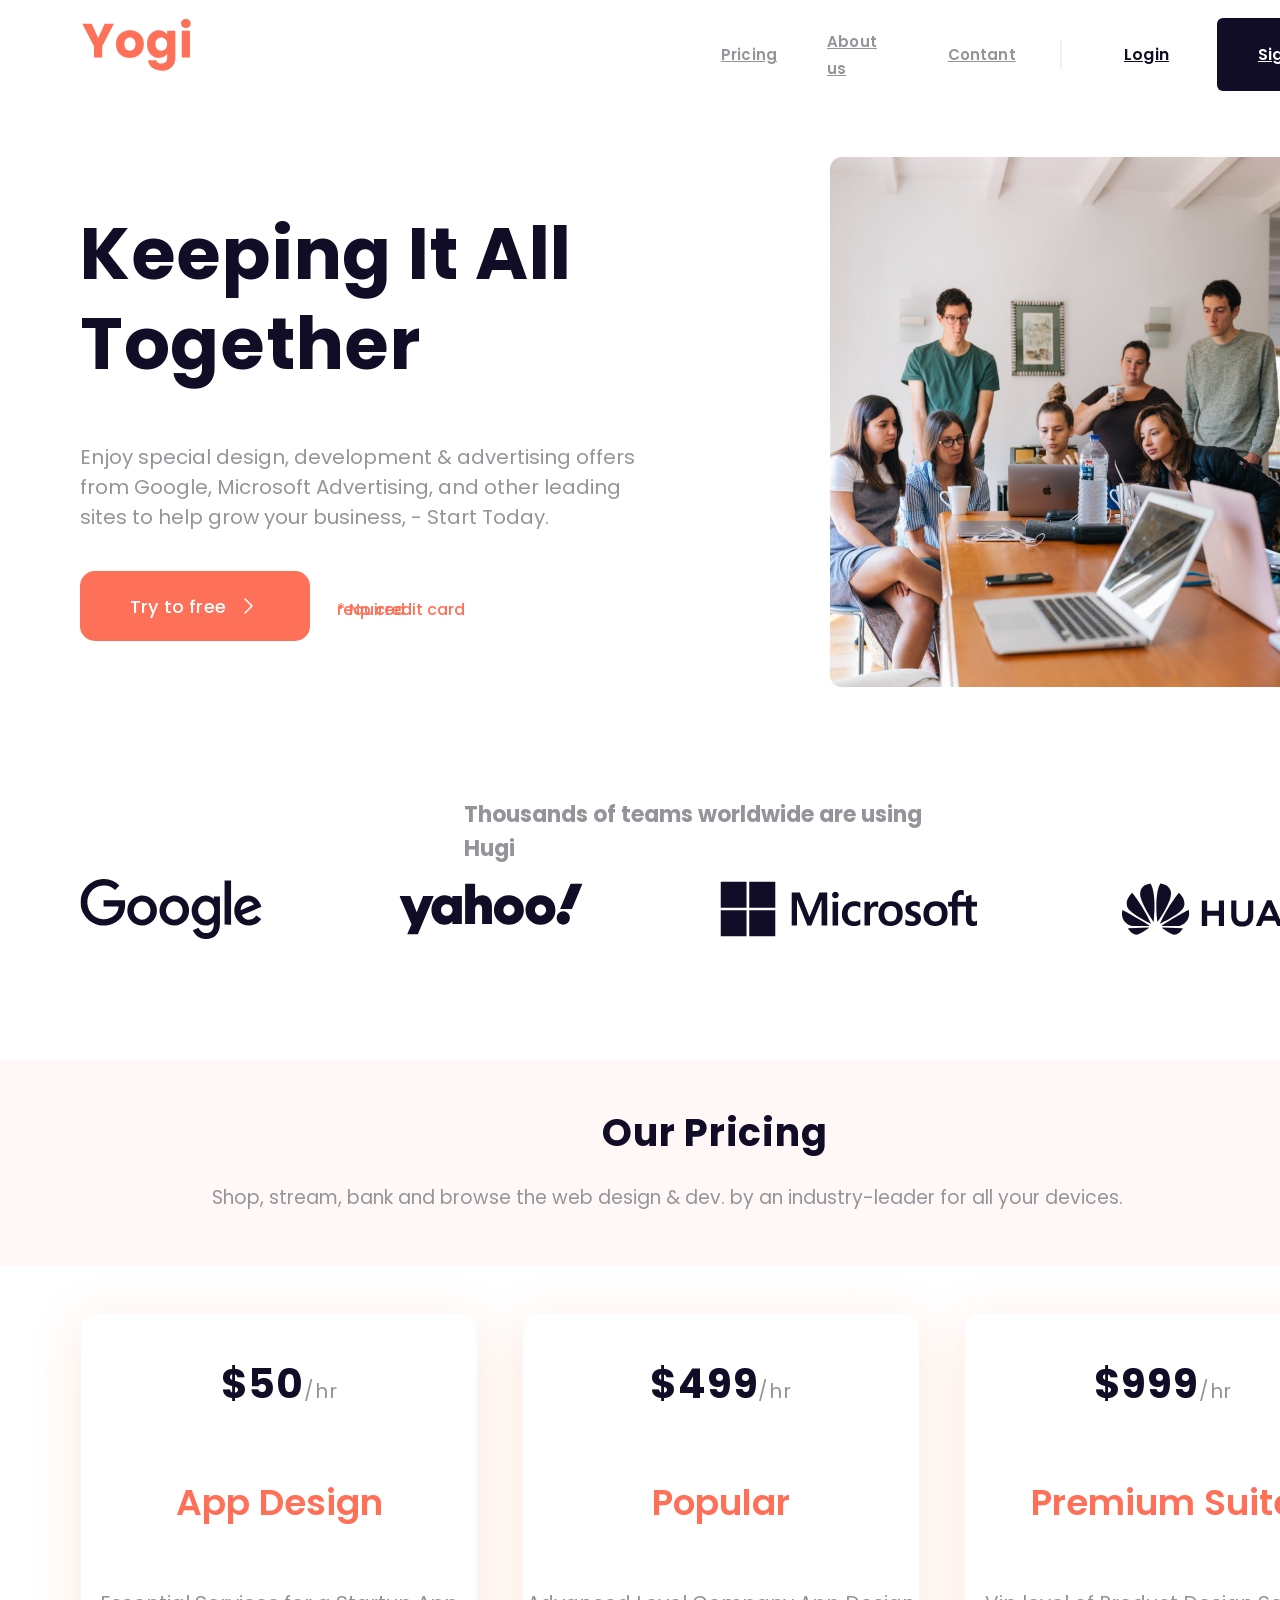
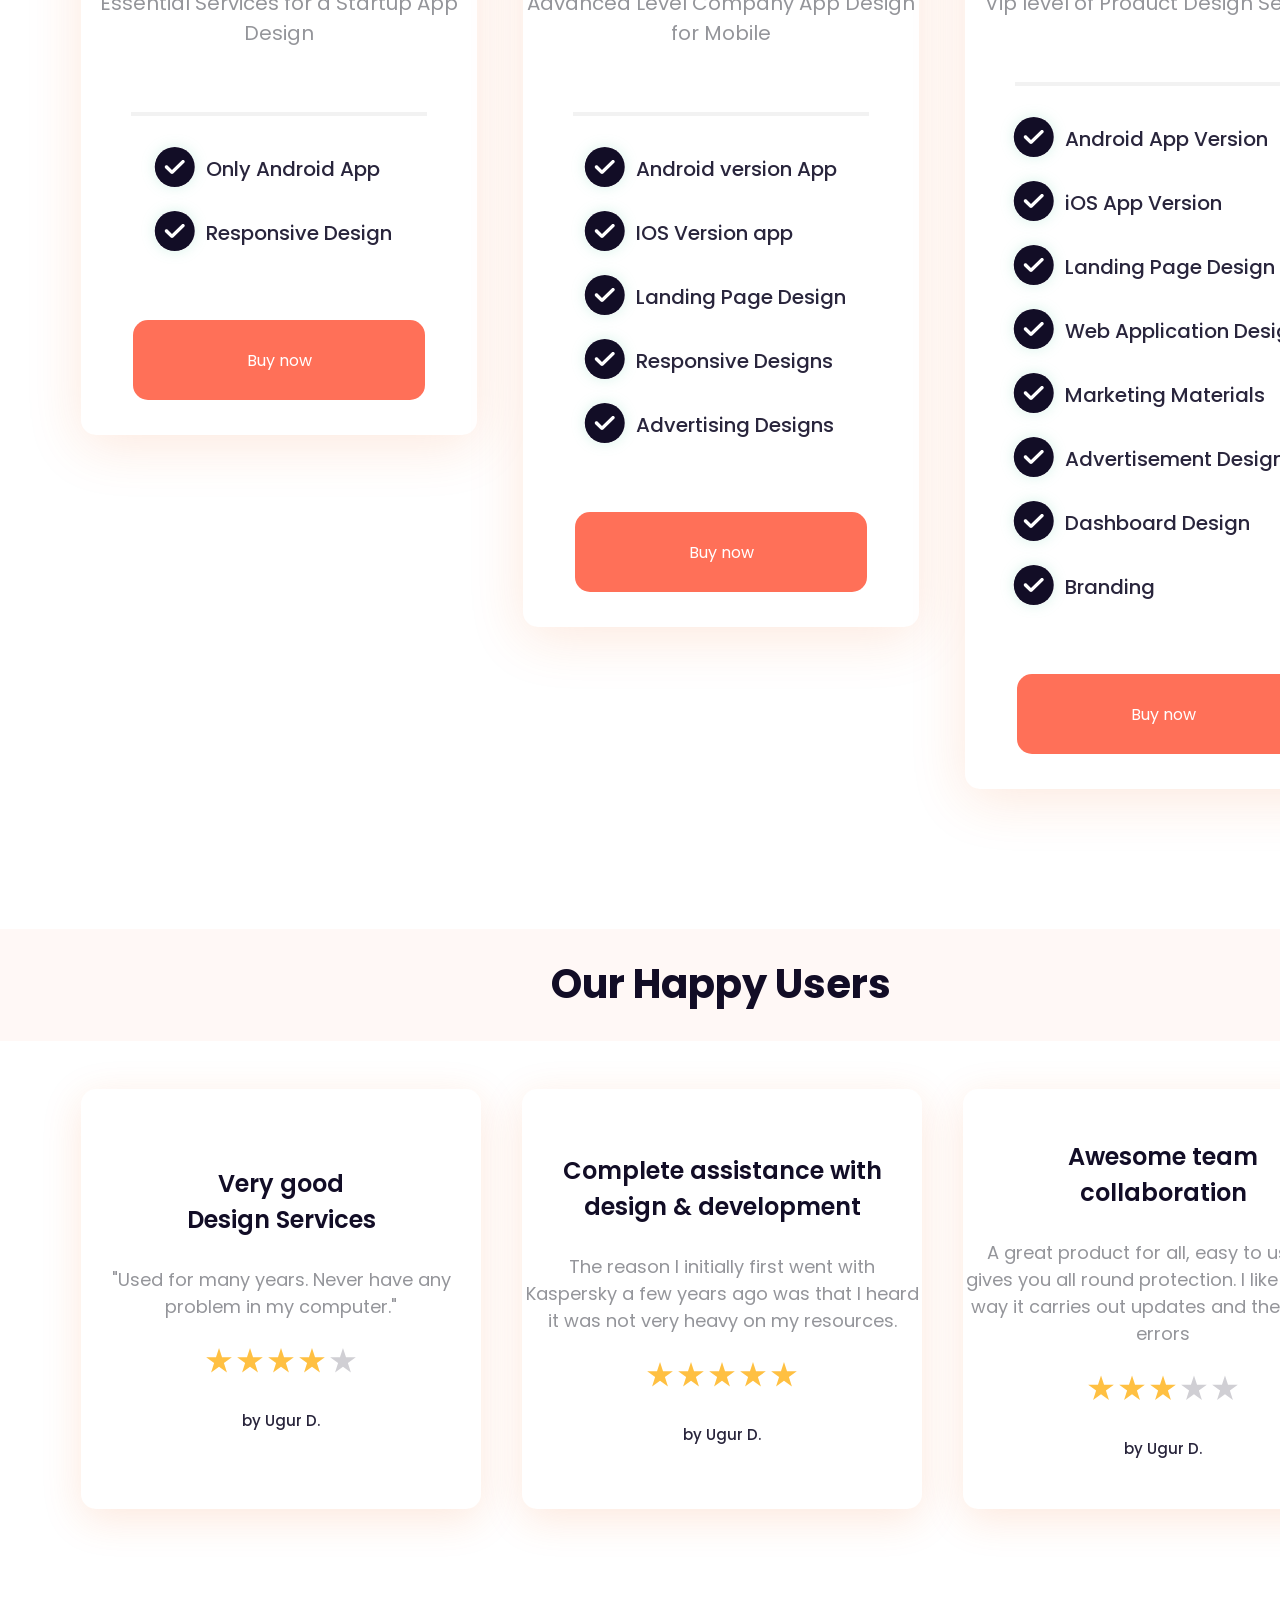
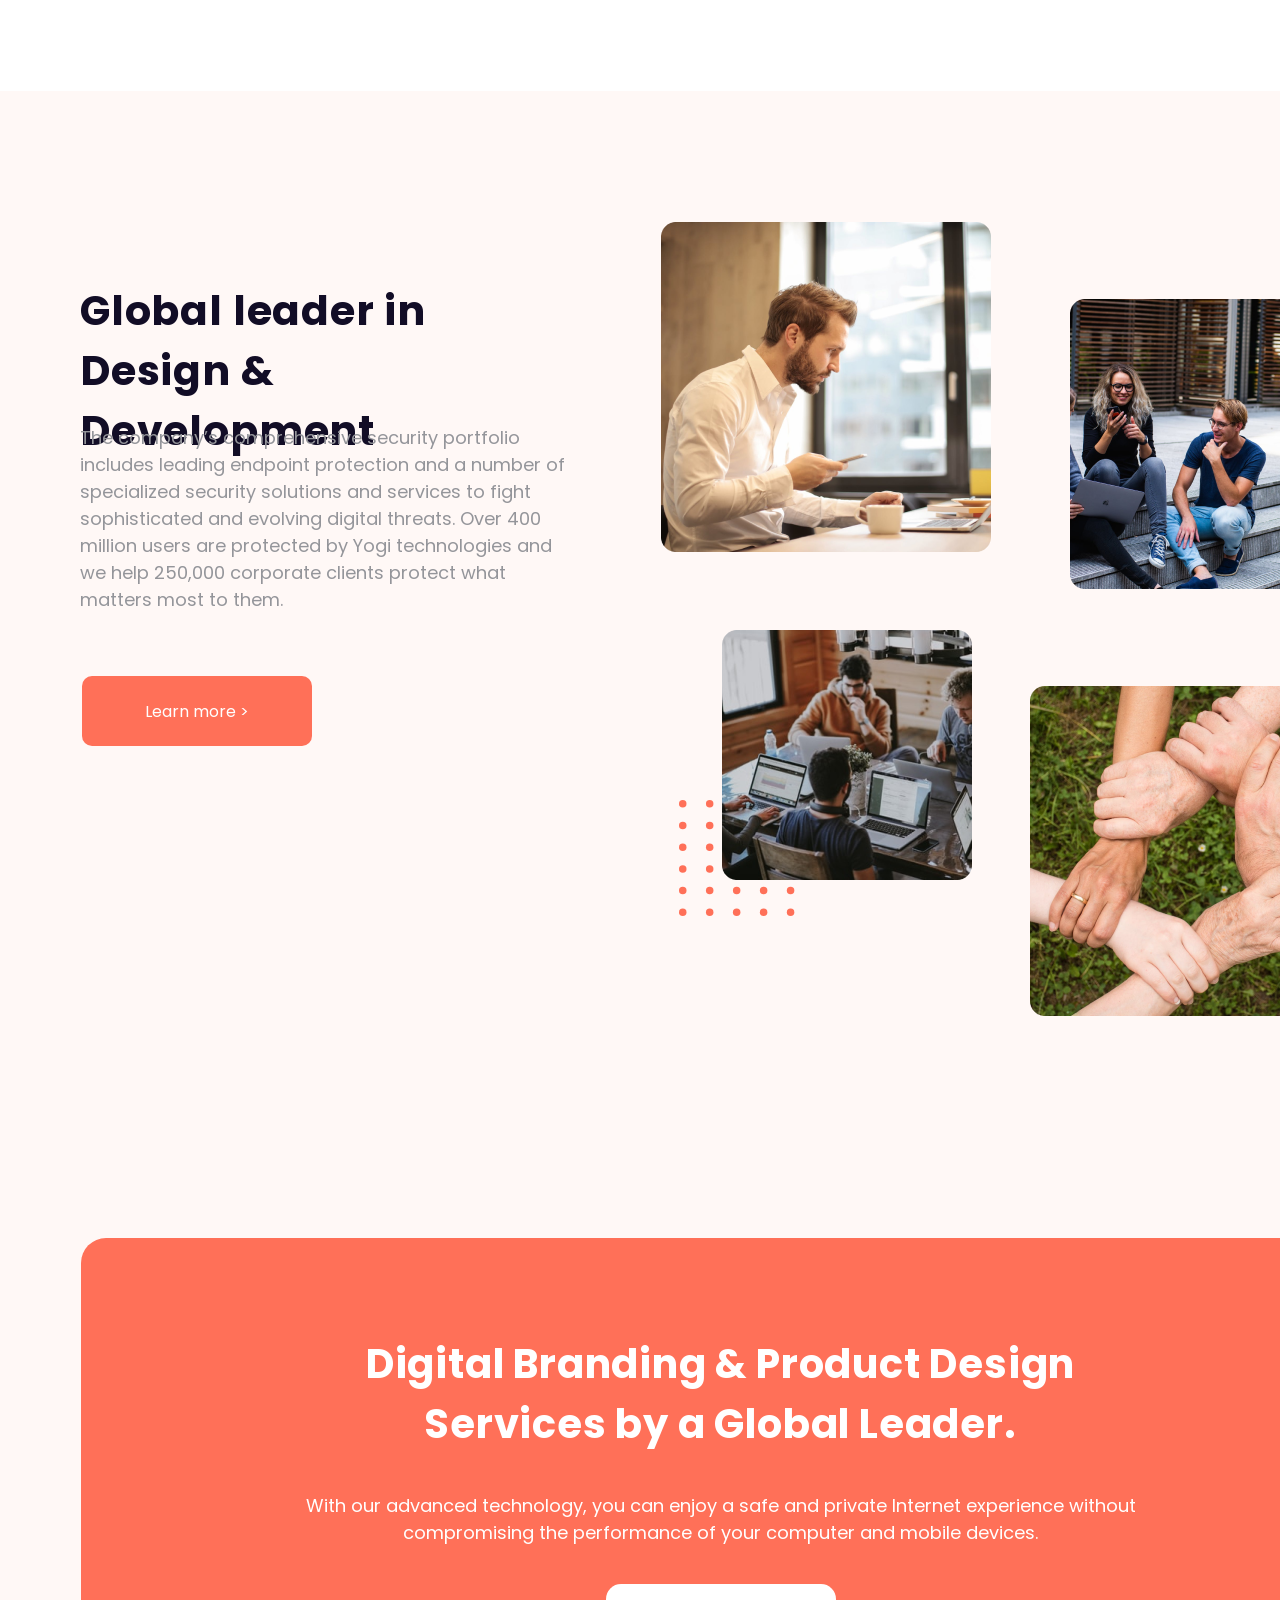
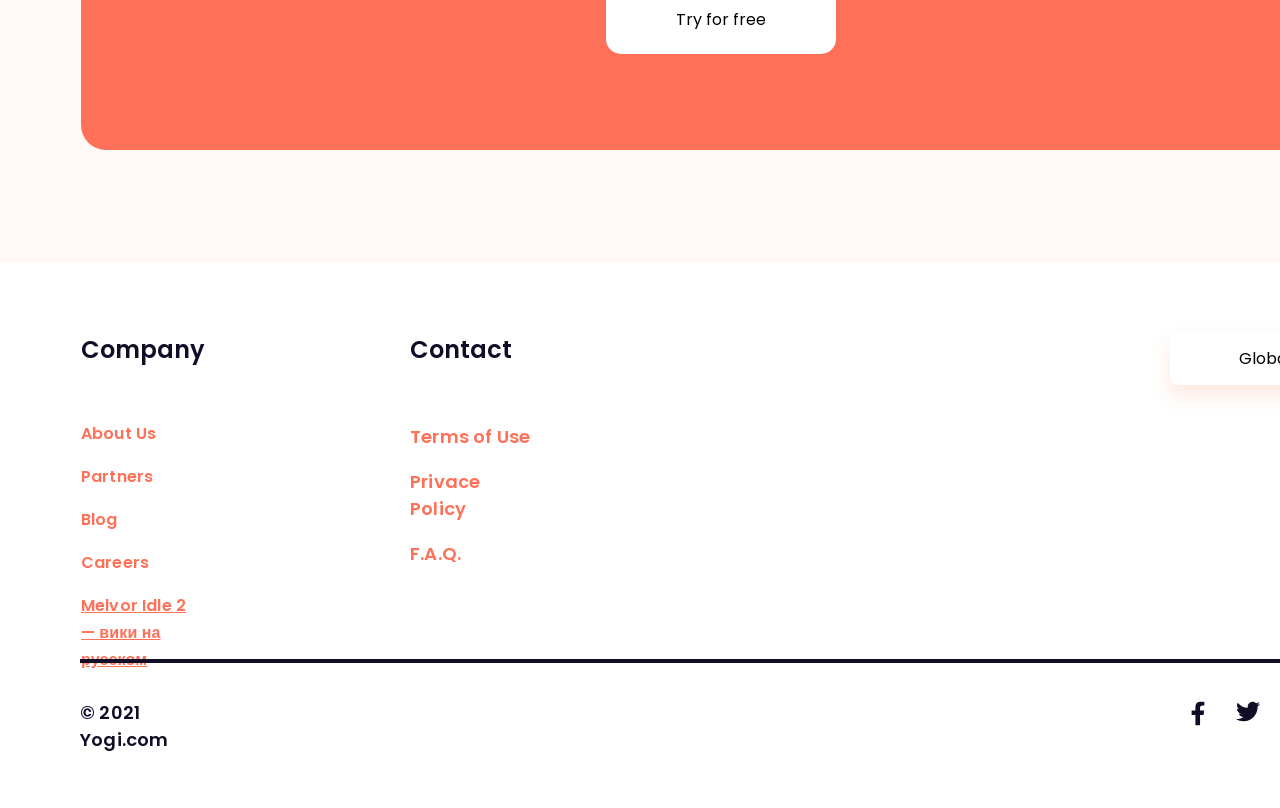
<file: index.html>
<!DOCTYPE html>
<html lang="en">
<head>
  <meta charset="UTF-8">
  <meta http-equiv="X-UA-Compatible" content="IE=edge">
  <meta name="viewport" content="width=device-width, initial-scale=1.0">
  <title>Yogi blog</title>
  <link rel="stylesheet" href="style.css">
  <link rel="preconnect" href="https://fonts.googleapis.com">
  <link rel="preconnect" href="https://fonts.gstatic.com" crossorigin>
  <link href="https://fonts.googleapis.com/css2?family=Poppins&display=swap" rel="stylesheet">
</head>
<body>
<header>
  <div class="header_frame">
    <div class="header_frame_photo">
      <img src="photo/Yogi.svg" alt="Yogo">
    </div>
    <div class="header_menus">
      <div class="menus_menu">
        <a href="#">Pricing</a>
        <a href="#">About us</a>
        <a href="#">Contant</a>
      </div>
      <div class="menus_line"></div>
      <div class="menus_buttons">
        <div class="menus_buttons_login">
          <a href="#">Login</a>
        </div>
        <div class="menus_buttons_signup">
          <a href="#">Sign up</a>
        </div>
      </div> 
    </div>
  </div>
</header>

  <section class="Banner">
    <div class="Banner_leftside">
      <div class="Banner_leftside_title">
        <h1>Keeping It All Together</h1>
      </div>
      <div class="Banner_leftside_text">
        <p>Enjoy special design, 
        development & advertising offers from Google, 
        Microsoft Advertising, 
        and other leading sites to help grow your business, - Start Today.</p>
      </div>
      <div class="Banner_leftside_free">
        <p>* No credit card required</p>
      </div>
    <div class="Banner_button">
      <p>Try to free</p>
      <div class="button_arrow">
        <img src="photo/arrow.svg" alt="arrow">
      </div>
    </div>
    </div>
    <div class="Banner_picture">
      <img src="photo/banner_picture.png" alt="banner_picture" >
    </div>
  </section>

  <section class="Company">
    <div class="Company_frame">
      <div class="Company_title">
        <h4>Thousands of teams worldwide are using Hugi</h4>
      </div>
      <div class="Company_frame_logo">
      <div class="Company_frame_google"><img src="photo/google.svg" alt="Google"></div>
      <div class="Company_frame_yahoo"><img src="photo/Yahoo.svg" alt="yahoo"></div>
      <div class="Company_frame_microsoft"><img src="photo/microsoft.svg" alt="microsoft"></div>
      <div class="Company_frame_huawei"><img src="photo/Huawei.svg" alt="huawei"></div>
    </div>
    </div>
  </section>

  <section class="Price">
    <div class="Price_block">
      <div class="Price_block_title"> <b>Our Pricing</b>
      </div>
      <div class="Price_block_description">
        Shop, stream, bank and browse the web design & dev. by an industry-leader for all your devices.
      </div>
    </div>
    <div class="Price_cards">
      <div class="card">
        <div class="card_title">
          <p class="card_price">$50<span>/hr</span></p>
          <p class="card_name">App Design</p>
          <p class="card_content">Essential Services for a Startup App Design</p>
        </div>
        <div class="card_line"></div>
        <div class="card_list">
          <ul>
            <li>Only Android App</li>
            <li>Responsive Design</li>
          </ul>
        </div>
        <div class="card_button">Buy now</div>
      </div>

      <div class="card">
        <div class="card_title">
          <p class="card_price">$499<span>/hr</span></p>
          <p class="card_name">Popular</p>
          <p class="card_content">Advanced Level Company App Design for Mobile</p>
        </div>
        <div class="card_line"></div>
        <div class="card_list">
          <ul>
            <li>Android version App</li>
            <li>IOS Version app</li>
            <li>Landing Page Design</li>
            <li>Responsive Designs</li>
            <li>Advertising Designs</li>
          </ul>
        </div>
        <div class="card_button">Buy now</div>
      </div>

      <div class="card">
        <div class="card_title">
          <p class="card_price">$999<span>/hr</span></p>
          <p class="card_name">Premium Suite</p>
          <p class="card_content">Vip level of Product Design Services</p>
        </div>
        <div class="card_line"></div>
        <div class="card_list">
          <ul>
            <li>Android App Version</li>
            <li>iOS App Version</li>
            <li>Landing Page Design</li>
            <li>Web Application Design</li>
            <li>Marketing Materials</li>
            <li>Advertisement Design</li>
            <li>Dashboard Design</li>
            <li>Branding</li>
          </ul>
        </div>
        <div class="card_button">Buy now</div>
      </div>

    </div>
  </section>
  <section class="Comments">
    <div class="Comments_title_block">
      <div class="title_block_text"><h1>Our Happy Users</h1></div>
    </div>
    <div class="Comments_list">

      <div class="comment_card">
        <div class="comment_title">Very good <br> Design Services</div>
        <div class="comment_description">"Used for many years. Never have any problem in my computer."</div>
        <div class="comment_stars"><img src="photo/Stars_one.svg" alt="stars"></div>
        <div class="comment_name">by Ugur D.</div>
      </div>

      <div class="comment_card">
        <div class="comment_title">Complete assistance with <br> design & development</div>
        <div class="comment_description">The reason I initially first went with Kaspersky a few years ago was that I heard it was not very heavy on my resources.</div>
        <div class="comment_stars"><img src="photo/Stars_second.svg" alt="stars"></div>
        <div class="comment_name">by Ugur D.</div>
      </div>

      <div class="comment_card">
        <div class="comment_title">Awesome team <br> collaboration</div>
        <div class="comment_description">A great product for all, easy to use and gives you all round protection. I like the easy way it carries out updates and the fixing of errors</div>
        <div class="comment_stars"><img src="photo/Stars_third.svg" alt="stars"></div>
        <div class="comment_name">by Ugur D.</div>
      </div>

    </div>
  </section>

  <section class="info">
    <div class="info_block">
      <div class="info_text">Global leader in Design & Development</div>
      <div class="info_description">The company’s comprehensive security portfolio includes leading endpoint protection and a number of specialized security solutions and services to fight sophisticated and evolving digital threats.
        Over 400 million users are protected by Yogi technologies and we help 250,000 corporate clients protect what matters most to them.</div>
    </div>

    <div class="info_button">Learn more ></div>
    <img class="info_img_one" src="photo/info_one.png" alt="photo">
    <img class="info_img_two" src="photo/info_two.png" alt="photo">
    <img class="info_img_three" src="photo/info_three.png" alt="photo">
    <img class="info_img_four" src="photo/info_four.png" alt="photo">
    <img class="info_img_dots" src="photo/dots.svg" alt="photo">
  </section>

  <section class="free">
    <div class="free_block">
      <div class="free_title"<b>Digital Branding & Product Design Services by a Global Leader.</b></div>
      <div class="free_description">With our advanced technology, you can enjoy a safe and private Internet experience without compromising the performance of your computer and mobile devices. </div>
      <div class="free_button">Try for free</div>
    </div>
  </section>

  <footer>
    <div class="footer_content"></div>
      <div class="footer_links">
        <div class="links_company">
          <div class="links_company_title">Company</div>
          <div class="links_company_list"><p>About Us</p> <p>Partners</p> <p>Blog</p> <p>Careers</p> <p><a href="https://whileloveless.github.io/Whileloveless-melvor-2-wiki-ru/" lang="ru" style="color: inherit">Melvor Idle 2 — вики на русском</a></p></div>
        </div>
        <div class="links_contact">
          <div class="links_contact_title">Contact</div>
          <div class="links_contaсt_list"><p>Terms of Use</p> <p>Privace Policy<p> <p>F.A.Q.</p></div>
        </div>
        <div class="links_dropdowns">Global</div>
      </div>
    <div class="footer_line"></div>
    <div class="footer_socialmedia">
      <div class="footer_date">© 2021 Yogi.com</div>
      </div>
    <div class="footer_media">
      <div class="media_facebook"><img src="photo/facebook_logo.svg" alt="facebook"></div>
      <div class="media_twitter"><img src="photo/twitter_logo.svg" alt="twitter"></div>
      <div class="media_instagram"><img src="photo/instagram_logo.svg" alt="instagram"></div>
      <div class="media_youtube"><img src="photo/youtube_logo.svg" alt="youtube"></div>
    </div>
  </footer>
</body>
</html>
</file>
<file: style.css>
body {
  font-family:'Poppins', sans-serif;
  width:1440px;
  margin:0;
}

h4{
  margin: 0;
}

header { background-color: #ffffff;
  height:110px;
  width:1440px;
}

.header_frame {
  display:flex;
  flex-direction:row;
  align-items:center;
  padding:0;
  gap:528px;
  height:72px;
  padding-left:82px;
  padding-right:80.2px;
  padding-top:18.5px;
}

.header_frame_photo {
  width: 111px;
  height: 72px;
}

.header_menus {
  display: flex;
  flex-direction: row;
  align-items: center;
  padding: 0;
  gap: 30px;
  width: 638.8px;
  height: 49px;
}

.menus_menu {
  display: flex;
  flex-direction: row;
  justify-content: center;
  align-items: center;
  padding: 0;
  gap: 50px;
  width: 325px;
  height: 27px;
}

.menus_menu a {
  font-style: normal;
  font-weight: 600;
  font-size: 15px;
  line-height: 27px;
  letter-spacing: 0.01em;
  color: #94959A;
}

.menus_line {
  width: 31px;
  height: 0;
  border: 1.5px solid #F2F2F2;
  transform: rotate(-90deg);
}

.menus_buttons {
  display: flex;
  flex-direction: row;
  justify-content: center;
  align-items: center;
  padding: 0;
  gap: 30px;
  width: 254px;
  height: 49px;
}

.menus_buttons_login {
  display: flex;
  flex-direction: row;
  justify-content: center;
  align-items: center;
  padding: 12px 16px;
  width: 77px;
  height: 49px;
  border-radius: 6px;
}
.menus_buttons_login a {
  font-style: normal;
  font-weight: 600;
  font-size: 16px;
  line-height: 25px;
  letter-spacing: 0.01em;
  color: #120D26;
}

.menus_buttons_signup {
  display: flex;
  flex-direction: row;
  justify-content: center;
  align-items: center;
  padding: 12px 24px;
  width: 148px;
  height: 49px;
  background: #120D26;
  border-radius: 6px;
}

.menus_buttons_signup a {
  font-style: normal;
  font-weight: 600;
  font-size: 16px;
  line-height: 25px;
  letter-spacing: 0.01em;
  color: #FFFFFF;
}

.Banner {
  width: 1440px;
  height: 660px;
  background: #FFFFFF;
  position:relative;
}

.Banner_picture {
  position: absolute;
  height: 530px;
  width:530px;
  left: 830px;
  right: 80px;
  top: 47px;
  border-radius: 12px;
}

.Banner_picture img {
  height: 530px;
  width:530px;
}

.Banner_leftside {
  position:relative;
  width: 585px;
  height: 432px;
  left: 80px;
  top: 99px;
}

.Banner_leftside_title {
  position:absolute;
  width: 550px;
  height: 180px;
  right:35px;
  bottom:252px;
}

.Banner_leftside_title h1 {
  font-style: normal;
  font-weight: 700;
  font-size: 72px;
  line-height: 90px;
  letter-spacing: 0.01em;
  color: #120D26;
  margin:0;
}

.Banner_leftside_text {
  position:absolute;
  width: 585px;
  height: 91px;
  top:213px;
  bottom:128px;
}

.Banner_leftside_text p {
  font-style: normal;
  font-weight: 400;
  font-size: 20px;
  line-height: 30px;
  color: #94959A;
}

.Banner_button {
  position: absolute;
  display: flex;
  flex-direction: row;
  justify-content: center;
  align-items: center;
  gap: 10px;
  width: 230px;
  height: 70px;
  top:362px;
  right:355px;
  background: #FF7058;
  border-radius: 15px;
}

.Banner_button p {
  font-style: normal;
  font-weight: 500;
  font-size: 18px;
  line-height: 25px;
  letter-spacing: 0.01em;
  color: #FFFFFF;
}

.button_arrow {
  width: 24px;
  height: 24px;
} 

.Banner_leftside_free {
  position:absolute;
  width: 199px;
  height: 24px;
  top:385px;
  right:129px;
  bottom:23px;
  left:257px;
  
}

.Banner_leftside_free p {
  font-style: normal;
  font-weight: 500;
  font-size: 16px;
  line-height: 0;
  color: #FF7058;
}

.Company {
  width: 1440px;
  height: 200px;
  position:relative;
}

.Company_frame {
  display: flex;
  flex-direction: column;
  align-items: center;
  padding: 0;
  gap: 50px;
  position: absolute;
  width: 1276px;
  height: 144px;
  left: 82px;
  top: 28px;
}

.Company_title {
  width: 512px;
  height: 34px;
  font-style: normal;
  font-weight: 500;
  font-size: 22px;
  line-height: 34px;
  color: #94959A;
}

.Company_frame_logo {
  display: flex;
  flex-direction: row;
  justify-content: center;
  align-items: center;
  padding: 0;
  gap: 137px;
  width: 1276px;
  height: 60px;
}

.Price {
  width: 1440px;
  height: 1415px;
  position: relative;
}

.Price_block {
  position: absolute;
  width: 1440px;
  height: 206px;
  left: 0;
  top: 90px;
  background: rgba(255, 112, 88, 0.05);
}

.Price_block_title {
  position: absolute;
  width: 236px;
  height: 60px;
  right: 602px;
  top: 43px;
  font-style: normal;
  font-weight: 700;
  font-size: 38px;
  line-height: 60px;
  letter-spacing: 0.02em;
  color: #120D26;
}

.Price_block_description {
  position: absolute;
width: 960px;
height: 30px;
right: 268px;
top: 123px;
font-style: normal;
font-weight: 400;
font-size: 19px;
line-height: 30px;
color: #94959A;
}

.Price_cards {
  display: flex;
  flex-direction: row;
  align-items: flex-start;
  padding: 0;
  gap: 46px;
  position: absolute;
  width: 1280px;
  height: 956px;
  left: 81px;
  top: 344px;
}

.card {
  display: flex;
  flex-direction: column;
  align-items: center;
  gap: 22px;
  width: 396px;
  background: #FFFFFF;
  box-shadow: 0 10px 55px rgba(241, 102, 24, 0.15);
  border-radius: 15px;
}

.card_price {
  font-style: normal;
  font-weight: 700;
  font-size: 40px;
  line-height: 60px;
  letter-spacing: 0.02em;
  color: #120D26;
  text-align: center;
  padding-bottom: 22px;
}

.card_price span {
  font-style: normal;
  font-weight: 400;
  font-size: 20px;
  line-height: 30px;
  color: #94959A;
}

.card_name {
font-style: normal;
font-weight: 600;
font-size: 36px;
line-height: 54px;
color: #FF7058;
text-align: center;
padding-bottom: 22px;
}

.card_content {
  font-style: normal;
  font-weight: 400;
  font-size: 20px;
  line-height: 30px;
  text-align: center;
  color: #94959A;
  padding-bottom: 22px;
}

.card_line {
  width: 292px;
  height: 0;
  border: 2px solid #F2F2F2;
}

.card_list {
  display: flex;
  align-items: center;
}

.card_list li {
  font-style: normal;
  font-weight: 500;
  font-size: 20px;
  line-height: 30px;
  color: #29253C;
  margin-bottom:34px;
  position: relative;
  padding-left:40px;
}

.card_list ul {
  padding-left:0;
  list-style-type: none;
}


.card_list li::before {
  content:url(photo/Group.svg);
  position: absolute;
  left:-25px;
  top:-20px;
}

.card_button {
  display: flex;
  flex-direction: row;
  justify-content: center;
  align-items: center;
  gap: 10px;
  width: 292px;
  height: 80px;
  background: #FF7058;
  border-radius: 15px;
  margin-bottom:35px;
  color:white;
}

.Comments {
  width: 1440px;
  height: 762px;
  position: relative;
}

.Comments_title_block {
  width: 1440px;
  height: 112px;
  background: rgba(255, 112, 88, 0.05);
  position: relative;
  margin-top: 144px;
}

.title_block_text {
  position: absolute;
  width: 355px;
  height: 60px;
  left: 543px;
  top: 25px;
}

.title_block_text h1 {
  font-style: normal;
  font-weight: 700;
  font-size: 40px;
  line-height: 60px;
  color: #120D26;
  text-align: center;
  margin-top:0;
}

.Comments_list {
  display: flex;
  flex-direction: row;
  align-items: flex-start;
  padding: 0px;
  gap: 41px;
  position: absolute;
  width: 1282px;
  height: 420px;
  left: 81px;
  top: 160px;
}

.comment_card {
  display: flex;
  flex-direction: column;
  justify-content: center;
  align-items: center;
  gap: 28px;
  width: 400px;
  height: 420px;
  background: #FFFFFF;
  box-shadow: 0 10px 40px rgba(241, 102, 24, 0.15);
  border-radius: 15px;
}

.comment_title {
  font-style: normal;
  font-weight: 600;
  font-size: 24px;
  line-height: 36px;
  text-align: center;
  color: #120D26;
}

.comment_description {
  font-style: normal;
  font-weight: 400;
  font-size: 18px;
  line-height: 27px;
  text-align: center;
  color: #94959A;
}

.comment_name {
  font-style: normal;
  font-weight: 500;
  font-size: 15px;
  line-height: 22px;
  text-align: center;
  color: #29253C;
}

.info {
  width: 1440px;
  height: 1034px;
  background: rgba(255, 112, 88, 0.05);
  position: relative;
}

.info_block {
  position: absolute;
  width: 488px;
  height: 465px;
  left:80px;
  top:190px;
}

.info_text {
  font-style: normal;
  font-weight: 700;
  font-size: 41px;
  line-height: 60px;
  letter-spacing: 0.02em;
  color: #120D26;
  width: 487px;
  height: 120px;
  margin-bottom: 23px;
}

.info_description {
  font-style: normal;
  font-weight: 400;
  font-size: 18px;
  line-height: 27px;
  color: #94959A;
}

.info_button {
  position: absolute;
  width: 230px;
  height: 70px;
  left: 82px;
  top: 585px;
  background: #FF7058;
  border-radius: 10px;
  display: flex;
  flex-direction: row;
  justify-content: center;
  align-items: center;
  gap: 10px;
  color:white;
}

.info_img_one {
  position: absolute;
  top:131px;
  right:449px;
}

.info_img_two {
  position:absolute;
  top:208px;
  right:80px
}

.info_img_three {
  position: absolute;
  left: 722px;
  top: 539px;
  z-index:2;
}

.info_img_four {
  position: absolute;
  left: 1030px;
  top: 595px;
}

.info_img_dots {
  position:absolute;
  left: 679px;
  top: 709px;
  z-index: 1;
}

.free {
  width: 1440px;
  height: 738px;
  background: rgba(255, 112, 88, 0.05);
  position: relative;
}

.free_block {
  display: flex;
  flex-direction: column;
  justify-content: center;
  align-items: center;
  gap: 38px;
  position: absolute;
  width: 1279px;
  height: 512px;
  right: 80px;
  top: calc(50% - 512px/2);
  background: #FF7058;
  border-radius: 25px;
}

.free_title {
  width: 861px;
  height: 120px;
  font-style: normal;
  font-weight: 700;
  font-size: 40px;
  line-height: 60px;
  text-align: center;
  letter-spacing: 0.02em;
  color: #FFFFFF;
}

.free_description {
  width: 861px;
  height: 54px;
  font-style: normal;
  font-weight: 400;
  font-size: 18px;
  line-height: 27px;
  text-align: center;
  color: #FFFFFF;
}

.free_button {
  display: flex;
  flex-direction: row;
  justify-content: center;
  align-items: center;
  gap: 10px;
  width: 230px;
  height: 70px;
  background: #FFFFFF;
  border-radius: 15px;
}

footer {
  width: 1440px;
  height: 545px;
  background: #FFFFFF;
  position: relative;
}

.footer_links {
  display: flex;
  flex-direction: row;
  align-items: flex-start;
  gap: 631px;
  position: absolute;
  width: 1279px;
  height: 235px;
  left: 81px;
  top: 69px;
}

.links_company {
  display: flex;
  flex-direction: column;
  align-items: flex-start;
  gap: 36px;
  width: 122px;
  height: 235px;
}

.links_company_title {
  font-style: normal;
  font-weight: 600;
  font-size: 24px;
  line-height: 36px;
  color: #120D26;
}

.links_company_list {
  font-style: normal;
  font-weight: 600;
  line-height: 27px;
  letter-spacing: 0.01em;
  color: #FF7058;
}

.links_contact {
  display: flex;
  flex-direction: column;
  align-items: flex-start;
  gap: 37px;
  width: 129px;
  height: 190px;
  position:absolute;
  left:329px;
}

.links_contact_title {
  font-style: normal;
  font-weight: 600;
  font-size: 24px;
  line-height: 36px;
  color: #120D26;
}

.links_contaсt_list {
  font-style: normal;
  font-weight: 600;
  font-size: 18px;
  line-height: 27px;
  letter-spacing: 0.01em;
  color: #FF7058;
}

.links_dropdowns {
  box-sizing: border-box;

  /* Auto layout */

  display: flex;
  flex-direction: row;
  justify-content: center;
  align-items: center;
  padding: 14px 16px;
  gap: 77px;
  width: 190px;
  height: 53px;
  background: #FFFFFF;
  box-shadow: 0px 10px 20px rgba(241, 102, 24, 0.15);
  border-radius: 8px;
  position: absolute;
  right:0;
}

.footer_line {
  position: absolute;
  width: 1280px;
  height: 0;
  left: 80px;
  top: 396px;
  border: 2px solid #120D26;
}

.footer_socialmedia {
  width: 151px;
  height: 27px;
  font-style: normal;
  font-weight: 600;
  font-size: 18px;
  line-height: 27px;
  letter-spacing: 0.01em;
  color: #120D26;
  position: absolute;
  left:80px;
  bottom: 82px;
}

.footer_media {
  display: flex;
  flex-direction: row;
  align-items: flex-start;
  gap: 26px;
  width: 174px;
  height: 24px;
  position: absolute;
  right:80px;
  bottom:83px;
}
</file>
